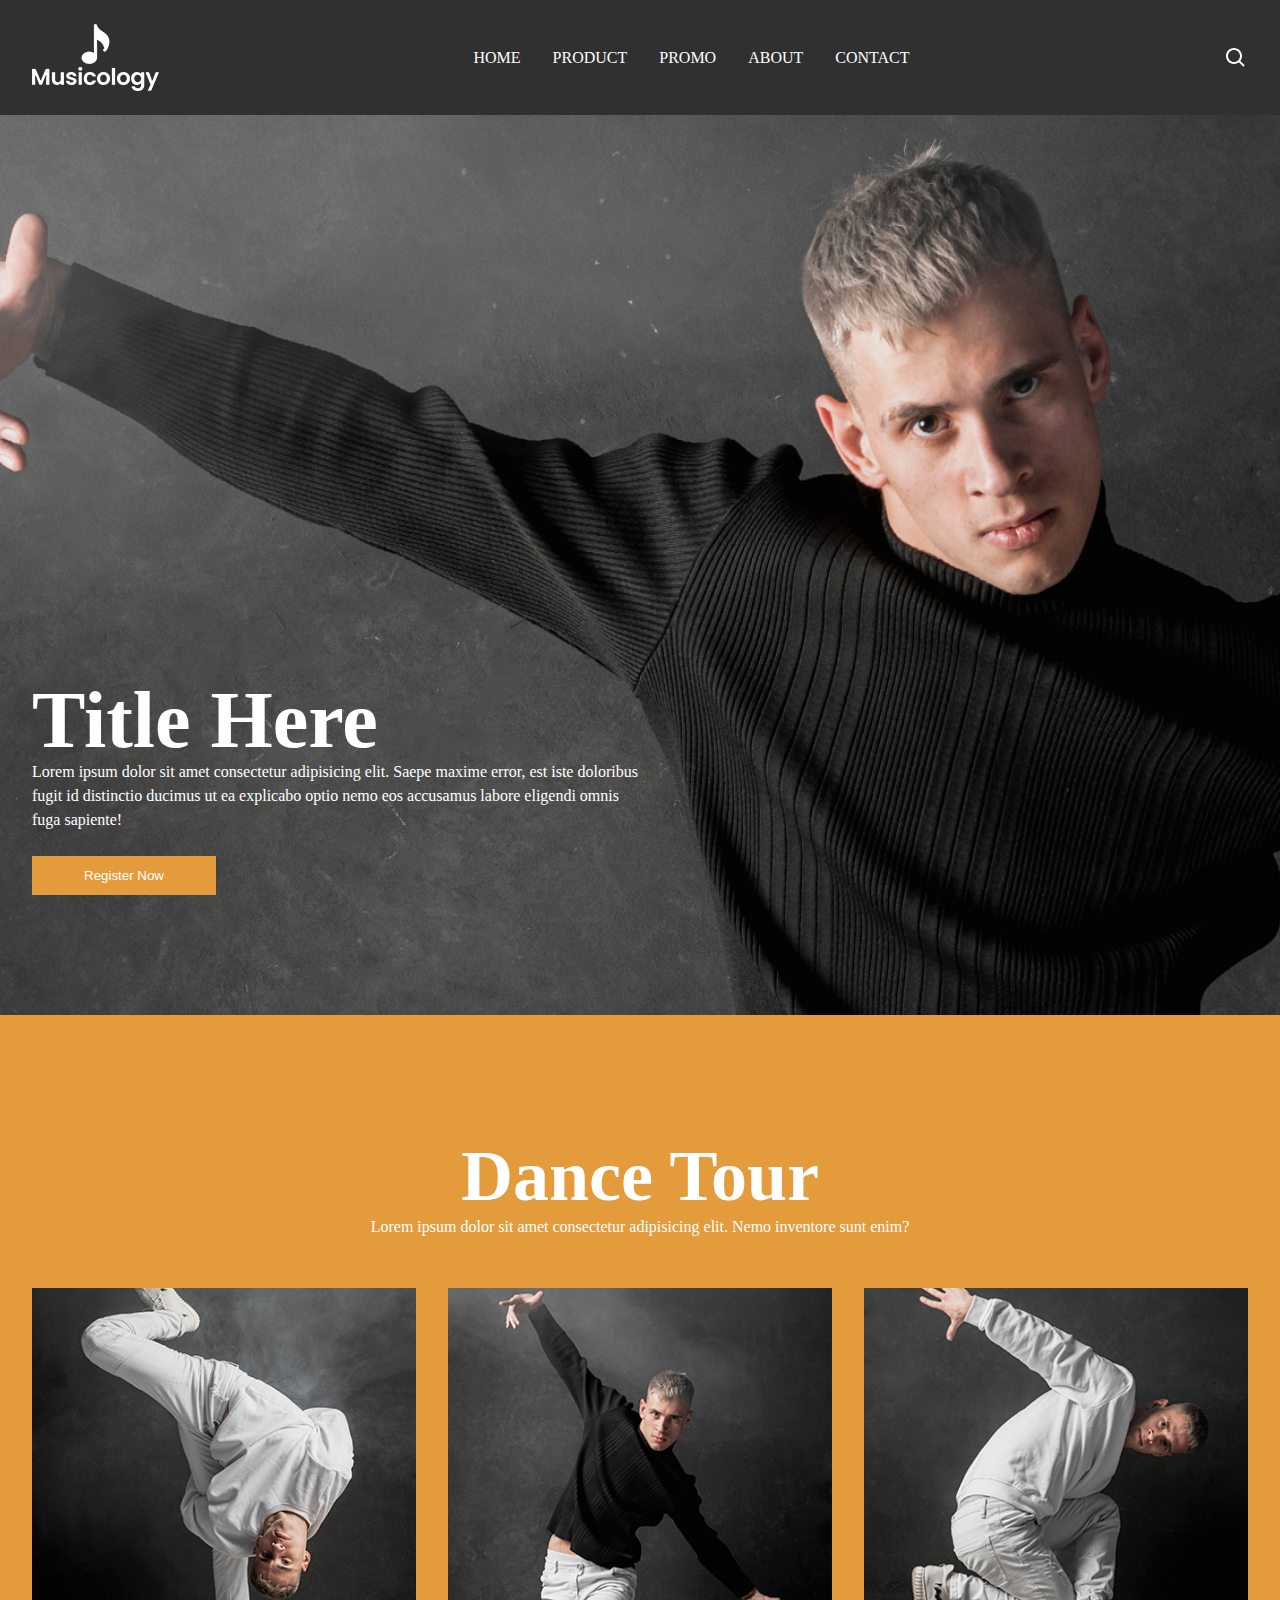
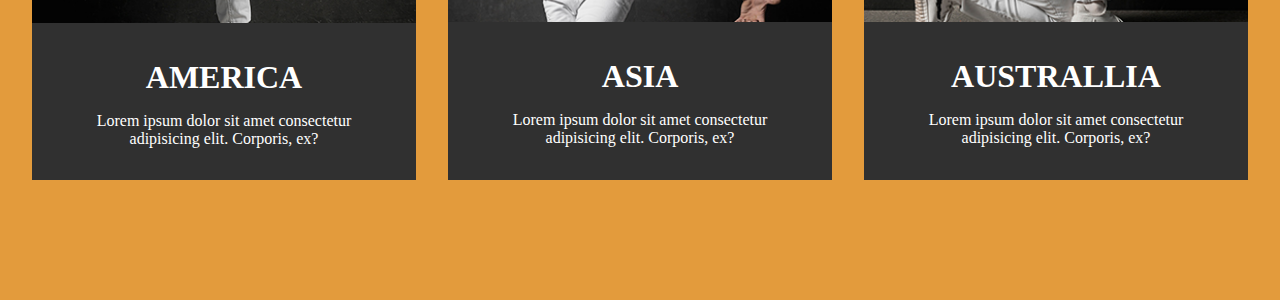
<file: CC106_DIT/index_dit.html>
<!DOCTYPE html>
<html lang="en">
  <head>
    <meta charset="UTF-8" />
    <meta name="viewport" content="width=device-width, initial-scale=1.0" />
    <meta name="description" content="CC 106 Web App" />
    <meta name="author" content="Cj Abarca" />
    <title>CC 106 Web App</title>
    <style>
      * {
        padding: 0;
        margin: 0;
        box-sizing: border-box;
      }
      header {
        background-color: #303030;
        display: flex;
        align-items: center;
        justify-content: space-between;
        padding-inline: 32px;
        padding-block: 24px;
      }

      ul {
        display: flex;
        gap: 32px;
      }

      li {
        list-style: none;
      }

      a {
        color: #fff;
        text-decoration: none;
        text-transform: uppercase;
      }

      .hero-section {
        background-image: url("./assets/hero-section.jpg");
        height: 100vh;
        background-repeat: no-repeat;
        background-size: cover;
        background-position: center;
      }
      .hero-section {
        padding-inline: 32px;
        display: flex;
        justify-content: flex-end;
        flex-direction: column;
        padding-bottom: 120px;
      }

      .hero-content {
        width: 50%;
      }

      h1 {
        font-size: 80px;
        color: #fff;
        line-height: 1;
      }
      .hero-content p {
        color: #fff;
        line-height: 1.5em;
      }

      button {
        padding: 12px 52px;
        border: none;
        background-color: #e39b3c;
        color: #fff;
        margin-top: 24px;
      }

      .dancetour {
        background: #e39b3c;
        display: flex;
        align-items: center;
        padding: 120px 32px;
      }

      .dance-text_intro {
        text-align: center;
        margin-bottom: 52px;
        color: #fff;
      }

      .dance-text_intro h2 {
        font-size: 72px;
      }

      .dance-card {
        display: flex;
        gap: 32px;
      }

      .card {
        background: #303030;
      }
      .card img {
        width: 100%;
      }

      .card-text {
        padding: 32px;
        color: #fff;
        text-align: center;
        display: flex;
        flex-direction: column;
        gap: 16px;
      }

      .card-text h2 {
        font-size: 32px;
        text-transform: uppercase;
      }
    </style>
  </head>
  <body>
    <header>
      <img src="icons/logo.png" alt="Logo" />
      <nav>
        <ul>
          <li><a href="#">Home</a></li>
          <li><a href="#">Product</a></li>
          <li><a href="#">Promo</a></li>
          <li><a href="#">About</a></li>
          <li><a href="#">Contact</a></li>
        </ul>
      </nav>
      <img src="icons/search.svg" alt="Search" />
    </header>

    <main>
      <!-- Hero Section -->
      <section class="hero-section">
        <div class="container">
          <div class="hero-content">
            <h1>Title Here</h1>
            <p>
              Lorem ipsum dolor sit amet consectetur adipisicing elit. Saepe
              maxime error, est iste doloribus fugit id distinctio ducimus ut ea
              explicabo optio nemo eos accusamus labore eligendi omnis fuga
              sapiente!
            </p>
            <button>Register Now</button>
          </div>
        </div>
      </section>

      <section class="dancetour">
        <div class="container">
          <div class="dance-text_intro">
            <h2>Dance Tour</h2>
            <p>
              Lorem ipsum dolor sit amet consectetur adipisicing elit. Nemo
              inventore sunt enim?
            </p>
          </div>

          <div class="dance-card">
            <div class="card">
              <img src="assets/card1.jpg" alt="Card 1" />
              <div class="card-text">
                <h2>America</h2>
                <p>
                  Lorem ipsum dolor sit amet consectetur adipisicing elit.
                  Corporis, ex?
                </p>
              </div>
            </div>
            <div class="card">
              <img src="assets/card2.jpg" alt="Card 2" />
              <div class="card-text">
                <h2>Asia</h2>
                <p>
                  Lorem ipsum dolor sit amet consectetur adipisicing elit.
                  Corporis, ex?
                </p>
              </div>
            </div>
            <div class="card">
              <img src="assets/card3.jpg" alt="Card 1" />
              <div class="card-text">
                <h2>Australlia</h2>
                <p>
                  Lorem ipsum dolor sit amet consectetur adipisicing elit.
                  Corporis, ex?
                </p>
              </div>
            </div>
          </div>
        </div>
      </section>
    </main>
  </body>
</html>
</file>
